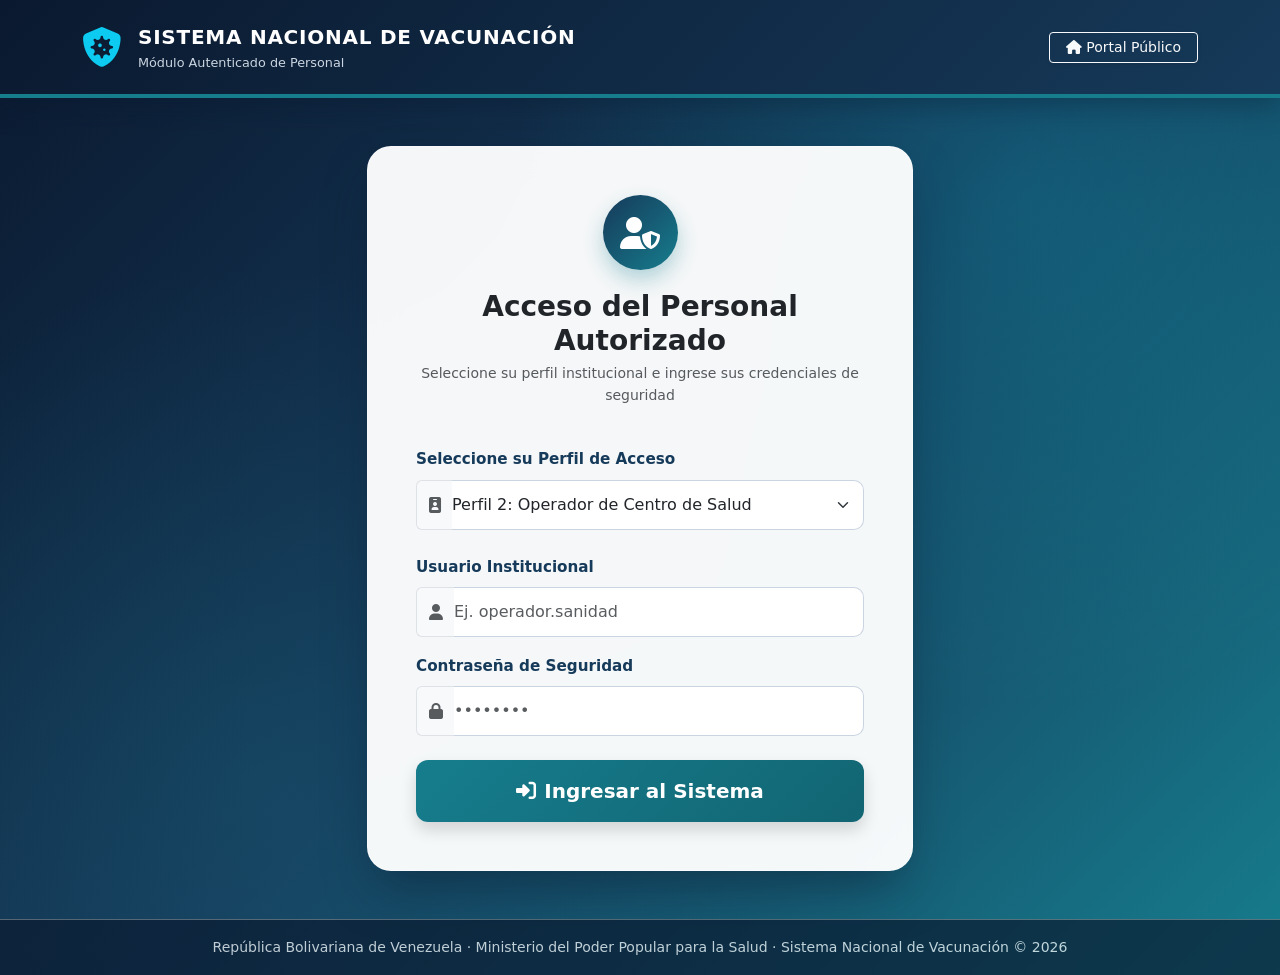
<file: login.html>
<!DOCTYPE html>
<html lang="es">
<head>
  <meta charset="UTF-8">
  <meta name="viewport" content="width=device-width, initial-scale=1.0">
  <title>Acceso del Personal · Sistema Nacional de Vacunación</title>
  <!-- Bootstrap 5 CSS -->
  <link href="https://cdn.jsdelivr.net/npm/bootstrap@5.3.2/dist/css/bootstrap.min.css" rel="stylesheet">
  <!-- FontAwesome Icons -->
  <link rel="stylesheet" href="https://cdnjs.cloudflare.com/ajax/libs/font-awesome/6.4.2/css/all.min.css">
  <!-- Estilos Globales -->
  <link rel="stylesheet" href="css/styles.css">
  <style>
    /* Estética Profesional y Fondo Inmersivo para el Login */
    body.login-body {
      background: linear-gradient(135deg, #0a192f 0%, #163a5a 50%, #167d8d 100%);
      min-height: 100vh;
      display: flex;
      flex-direction: column;
      justify-content: space-between;
      position: relative;
      overflow-x: hidden;
    }

    body.login-body::before {
      content: "";
      position: absolute;
      top: 0; left: 0; right: 0; bottom: 0;
      background: radial-gradient(circle at 80% 20%, rgba(0, 242, 254, 0.15) 0%, transparent 40%),
                  radial-gradient(circle at 20% 80%, rgba(22, 125, 141, 0.2) 0%, transparent 40%);
      pointer-events: none;
    }

    .card-login-pro {
      background: rgba(255, 255, 255, 0.96);
      backdrop-filter: blur(16px);
      border: 1px solid rgba(255, 255, 255, 0.3);
      border-radius: 24px;
      box-shadow: 0 25px 50px -12px rgba(10, 25, 47, 0.5);
      transition: all 0.4s ease;
      position: relative;
      z-index: 2;
    }

    .card-login-pro:hover {
      box-shadow: 0 30px 60px -12px rgba(22, 125, 141, 0.4);
      transform: translateY(-4px);
    }

    .login-icon-box {
      width: 75px;
      height: 75px;
      background: linear-gradient(135deg, var(--azul-gob), var(--turquesa));
      border-radius: 50%;
      display: flex;
      align-items: center;
      justify-content: center;
      color: white;
      box-shadow: 0 10px 20px rgba(22, 125, 141, 0.3);
      margin: 0 auto 1.25rem auto;
    }
  </style>
</head>
<body class="login-body">

  <!-- Navbar de Acceso -->
  <nav class="navbar navbar-dark navbar-institucional">
    <div class="container">
      <a class="navbar-brand d-flex align-items-center" href="index.html">
        <i class="fa-solid fa-shield-virus fa-2x me-3 text-info"></i>
        <div>
          <span class="brand-text">SISTEMA NACIONAL DE VACUNACIÓN</span>
          <small class="brand-subtext">Módulo Autenticado de Personal</small>
        </div>
      </a>
      <a href="index.html" class="btn btn-outline-light btn-sm px-3 shadow-sm">
        <i class="fa-solid fa-house me-1"></i>Portal Público
      </a>
    </div>
  </nav>

  <!-- Contenedor Principal del Formulario -->
  <main class="container my-5">
    <div class="row justify-content-center align-items-center">
      <div class="col-md-8 col-lg-6">
        <div class="card card-login-pro p-4 p-md-5">
          
          <div class="text-center mb-4">
            <div class="login-icon-box">
              <i class="fa-solid fa-user-shield fa-2x"></i>
            </div>
            <h3 class="fw-bold text-azul mb-1">Acceso del Personal Autorizado</h3>
            <p class="text-muted small">Seleccione su perfil institucional e ingrese sus credenciales de seguridad</p>
          </div>

          <form id="loginForm" onsubmit="event.preventDefault(); iniciarSesion();">
            <div class="mb-4">
              <label class="form-label fw-bold text-azul">Seleccione su Perfil de Acceso</label>
              <div class="input-group">
                <span class="input-group-text bg-light border-end-0"><i class="fa-solid fa-id-badge text-muted"></i></span>
                <select id="selectPerfil" class="form-select form-select-lg border-start-0 ps-0">
                  <option value="1">Perfil 1: Master / Administrador Global</option>
                  <option value="2" selected>Perfil 2: Operador de Centro de Salud</option>
                  <option value="3">Perfil 3: Subregión de Salud</option>
                </select>
              </div>
            </div>

            <div class="mb-3">
              <label class="form-label fw-bold text-azul">Usuario Institucional</label>
              <div class="input-group">
                <span class="input-group-text bg-light border-end-0"><i class="fa-solid fa-user text-muted"></i></span>
                <input type="text" id="inputUsuario" class="form-control form-control-lg border-start-0 ps-0" placeholder="Ej. operador.sanidad" required>
              </div>
            </div>

            <div class="mb-4">
              <label class="form-label fw-bold text-azul">Contraseña de Seguridad</label>
              <div class="input-group">
                <span class="input-group-text bg-light border-end-0"><i class="fa-solid fa-lock text-muted"></i></span>
                <input type="password" id="inputPassword" class="form-control form-control-lg border-start-0 ps-0" placeholder="••••••••" required>
              </div>
            </div>

            <div class="d-grid mt-4">
              <button type="submit" class="btn btn-turquesa py-3 fs-5 shadow">
                <i class="fa-solid fa-right-to-bracket me-2"></i>Ingresar al Sistema
              </button>
            </div>
          </form>

        </div>
      </div>
    </div>
  </main>

  <!-- Footer -->
  <footer class="py-3 text-center text-light opacity-75 small border-top border-secondary mt-auto" style="background-color: rgba(10, 25, 47, 0.9);">
    República Bolivariana de Venezuela · Ministerio del Poder Popular para la Salud · Sistema Nacional de Vacunación © 2026
  </footer>

  <!-- Script de Conexión de Perfiles -->
  <script>
    function iniciarSesion() {
      const perfil = document.getElementById('selectPerfil').value;
      const usuario = document.getElementById('inputUsuario').value;
      const password = document.getElementById('inputPassword').value;

      if (!usuario || !password) {
        alert('Por favor, complete todos los campos de acceso.');
        return;
      }

      // Redirección exacta según el perfil seleccionado
      if (perfil === '1') {
        window.location.href = 'admin/dashboard.html';
      } else if (perfil === '2') {
        window.location.href = 'centro_salud/registro_vacunas.html';
      } else if (perfil === '3') {
        window.location.href = 'subregion/procesar_solicitud.html';
      }
    }
  </script>
</body>
</html>
</file>
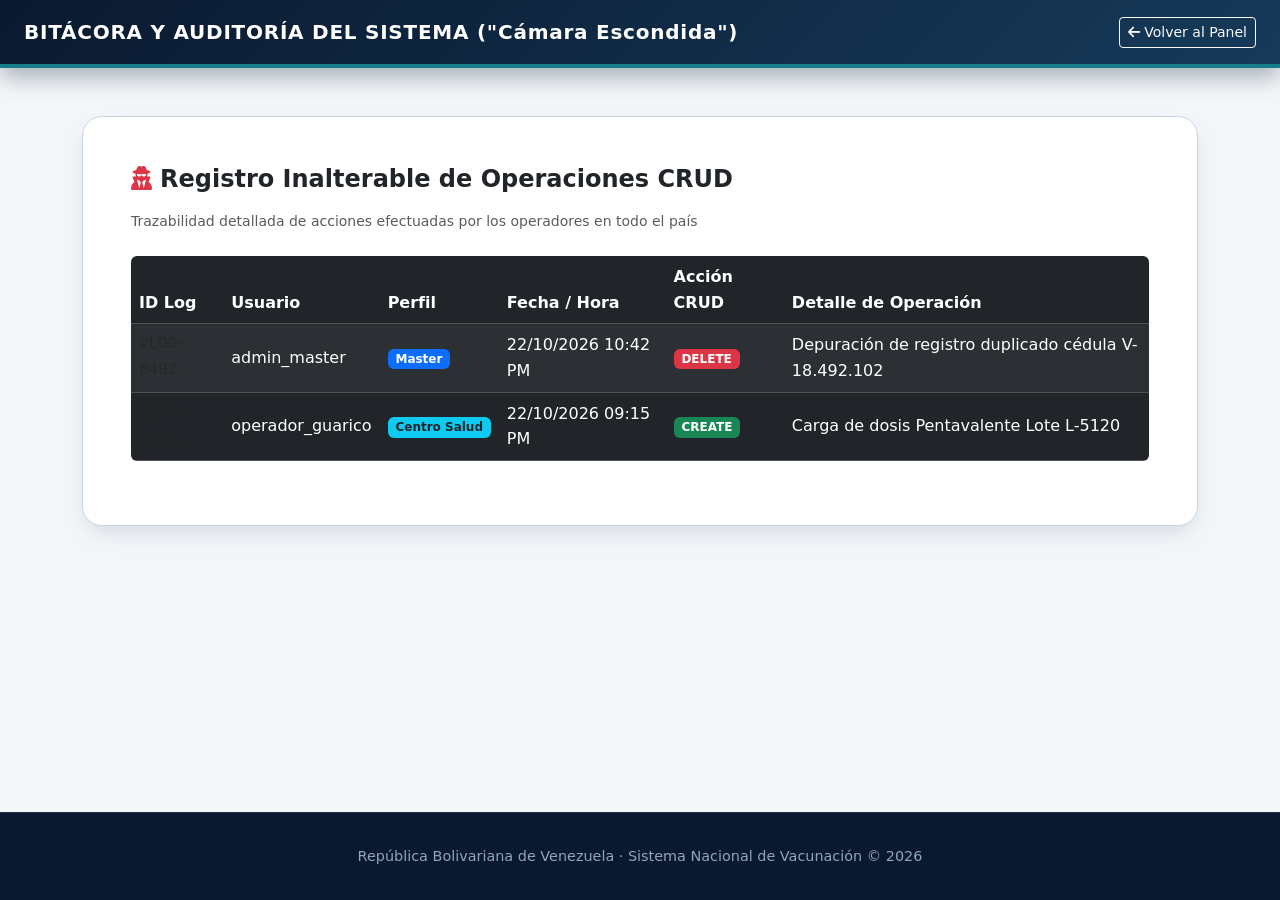
<file: admin/bitacora.html>
<!DOCTYPE html>
<html lang="es">
<head>
  <meta charset="UTF-8">
  <meta name="viewport" content="width=device-width, initial-scale=1.0">
  <title>Bitácora de Auditoría · Master</title>
  <link href="https://cdn.jsdelivr.net/npm/bootstrap@5.3.2/dist/css/bootstrap.min.css" rel="stylesheet">
  <link rel="stylesheet" href="https://cdnjs.cloudflare.com/ajax/libs/font-awesome/6.4.2/css/all.min.css">
  <link rel="stylesheet" href="../css/styles.css">
</head>
<body>
  <nav class="navbar navbar-dark navbar-institucional">
    <div class="container-fluid px-4">
      <span class="brand-text">BITÁCORA Y AUDITORÍA DEL SISTEMA ("Cámara Escondida")</span>
      <a href="dashboard.html" class="btn btn-outline-light btn-sm"><i class="fa-solid fa-arrow-left me-1"></i>Volver al Panel</a>
    </div>
  </nav>

  <main class="container my-5">
    <div class="card card-futurista p-4 p-md-5">
      <h4 class="fw-bold text-azul mb-3"><i class="fa-solid fa-user-secret text-danger me-2"></i>Registro Inalterable de Operaciones CRUD</h4>
      <p class="text-muted small mb-4">Trazabilidad detallada de acciones efectuadas por los operadores en todo el país</p>

      <div class="table-responsive">
        <table class="table table-dark table-striped align-middle rounded overflow-hidden">
          <thead>
            <tr class="text-info">
              <th>ID Log</th>
              <th>Usuario</th>
              <th>Perfil</th>
              <th>Fecha / Hora</th>
              <th>Acción CRUD</th>
              <th>Detalle de Operación</th>
            </tr>
          </thead>
          <tbody>
            <tr>
              <td class="font-monospace text-muted">#LOG-8492</td>
              <td>admin_master</td>
              <td><span class="badge bg-primary">Master</span></td>
              <td>22/10/2026 10:42 PM</td>
              <td><span class="badge bg-danger">DELETE</span></td>
              <td>Depuración de registro duplicado cédula V-18.492.102</td>
            </tr>
            <tr>
              <td class="font-monospace text-muted">#LOG-8491</td>
              <td>operador_guarico</td>
              <td><span class="badge bg-info text-dark">Centro Salud</span></td>
              <td>22/10/2026 09:15 PM</td>
              <td><span class="badge bg-success">CREATE</span></td>
              <td>Carga de dosis Pentavalente Lote L-5120</td>
            </tr>
          </tbody>
        </table>
      </div>
    </div>
  </main>

  <footer>República Bolivariana de Venezuela · Sistema Nacional de Vacunación © 2026</footer>
</body>
</html>
</file>
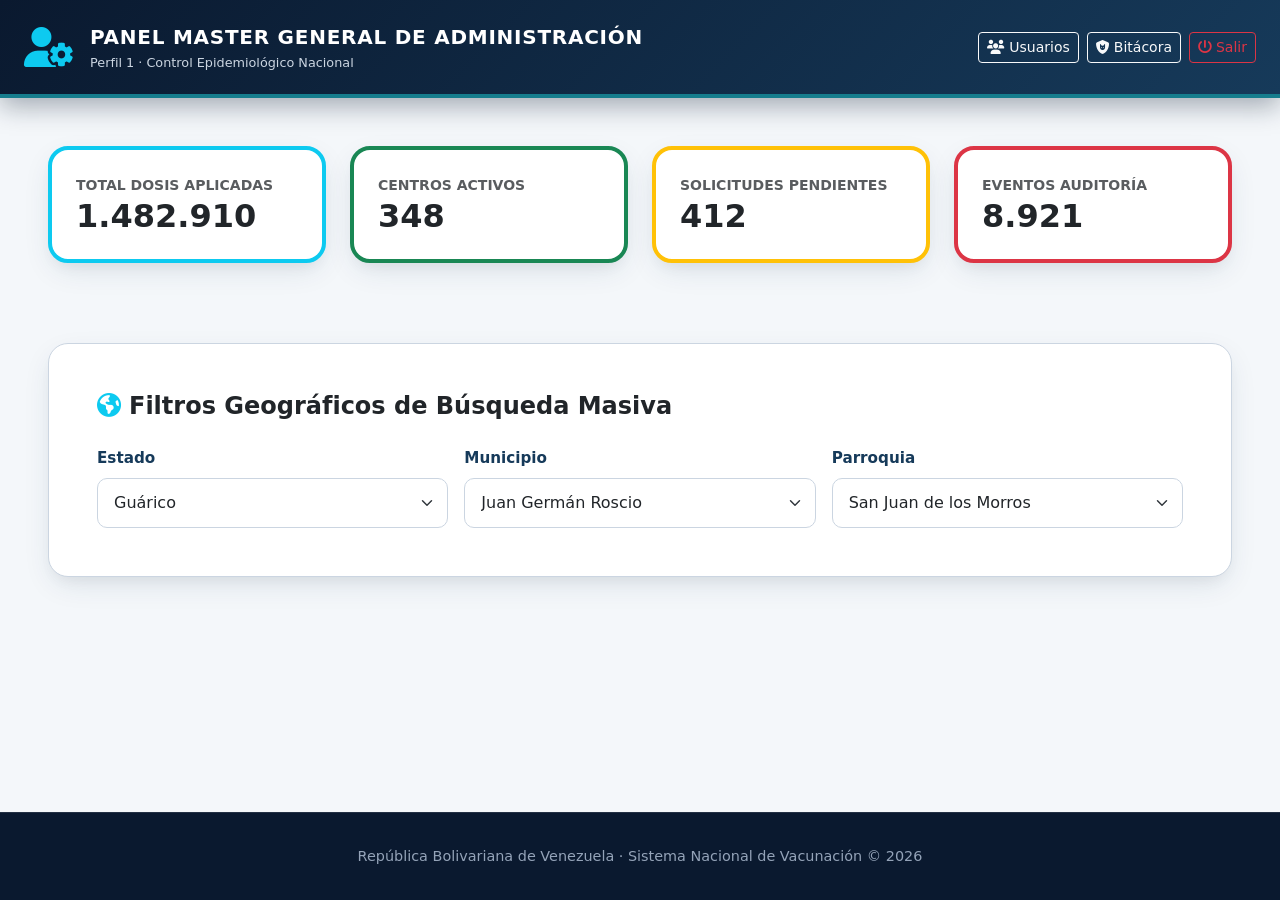
<file: admin/dashboard.html>
<!DOCTYPE html>
<html lang="es">
<head>
  <meta charset="UTF-8">
  <meta name="viewport" content="width=device-width, initial-scale=1.0">
  <title>Panel Master · Administración Nacional</title>
  <link href="https://cdn.jsdelivr.net/npm/bootstrap@5.3.2/dist/css/bootstrap.min.css" rel="stylesheet">
  <link rel="stylesheet" href="https://cdnjs.cloudflare.com/ajax/libs/font-awesome/6.4.2/css/all.min.css">
  <link rel="stylesheet" href="../css/styles.css">
</head>
<body>
  <nav class="navbar navbar-dark navbar-institucional">
    <div class="container-fluid px-4">
      <a class="navbar-brand d-flex align-items-center" href="#">
        <i class="fa-solid fa-user-gear fa-2x me-3 text-info"></i>
        <div>
          <span class="brand-text">PANEL MASTER GENERAL DE ADMINISTRACIÓN</span>
          <small class="brand-subtext">Perfil 1 · Control Epidemiológico Nacional</small>
        </div>
      </a>
      <div class="d-flex gap-2">
        <a href="gestion-usuarios.html" class="btn btn-outline-light btn-sm"><i class="fa-solid fa-users me-1"></i>Usuarios</a>
        <a href="bitacora.html" class="btn btn-outline-light btn-sm"><i class="fa-solid fa-shield-cat me-1"></i>Bitácora</a>
        <a href="../login.html" class="btn btn-outline-danger btn-sm"><i class="fa-solid fa-power-off me-1"></i>Salir</a>
      </div>
    </div>
  </nav>

  <main class="container-fluid px-lg-5 my-5">
    <div class="row g-4 mb-5">
      <div class="col-md-3">
        <div class="card card-futurista p-4 border-start border-4 border-info">
          <span class="text-muted small fw-bold text-uppercase">Total Dosis Aplicadas</span>
          <h2 class="fw-bold text-azul mb-0">1.482.910</h2>
        </div>
      </div>
      <div class="col-md-3">
        <div class="card card-futurista p-4 border-start border-4 border-success">
          <span class="text-muted small fw-bold text-uppercase">Centros Activos</span>
          <h2 class="fw-bold text-azul mb-0">348</h2>
        </div>
      </div>
      <div class="col-md-3">
        <div class="card card-futurista p-4 border-start border-4 border-warning">
          <span class="text-muted small fw-bold text-uppercase">Solicitudes Pendientes</span>
          <h2 class="fw-bold text-azul mb-0">412</h2>
        </div>
      </div>
      <div class="col-md-3">
        <div class="card card-futurista p-4 border-start border-4 border-danger">
          <span class="text-muted small fw-bold text-uppercase">Eventos Auditoría</span>
          <h2 class="fw-bold text-azul mb-0">8.921</h2>
        </div>
      </div>
    </div>

    <div class="card card-futurista p-4 p-md-5 mb-5">
      <h4 class="fw-bold text-azul mb-4"><i class="fa-solid fa-earth-americas text-info me-2"></i>Filtros Geográficos de Búsqueda Masiva</h4>
      <div class="row g-3">
        <div class="col-md-4">
          <label class="form-label">Estado</label>
          <select class="form-select">
            <option selected>Guárico</option>
            <option>Miranda</option><option>Zulia</option><option>Distrito Capital</option>
          </select>
        </div>
        <div class="col-md-4">
          <label class="form-label">Municipio</label>
          <select class="form-select"><option selected>Juan Germán Roscio</option></select>
        </div>
        <div class="col-md-4">
          <label class="form-label">Parroquia</label>
          <select class="form-select"><option selected>San Juan de los Morros</option></select>
        </div>
      </div>
    </div>
  </main>

  <footer>República Bolivariana de Venezuela · Sistema Nacional de Vacunación © 2026</footer>
</body>
</html>
</file>
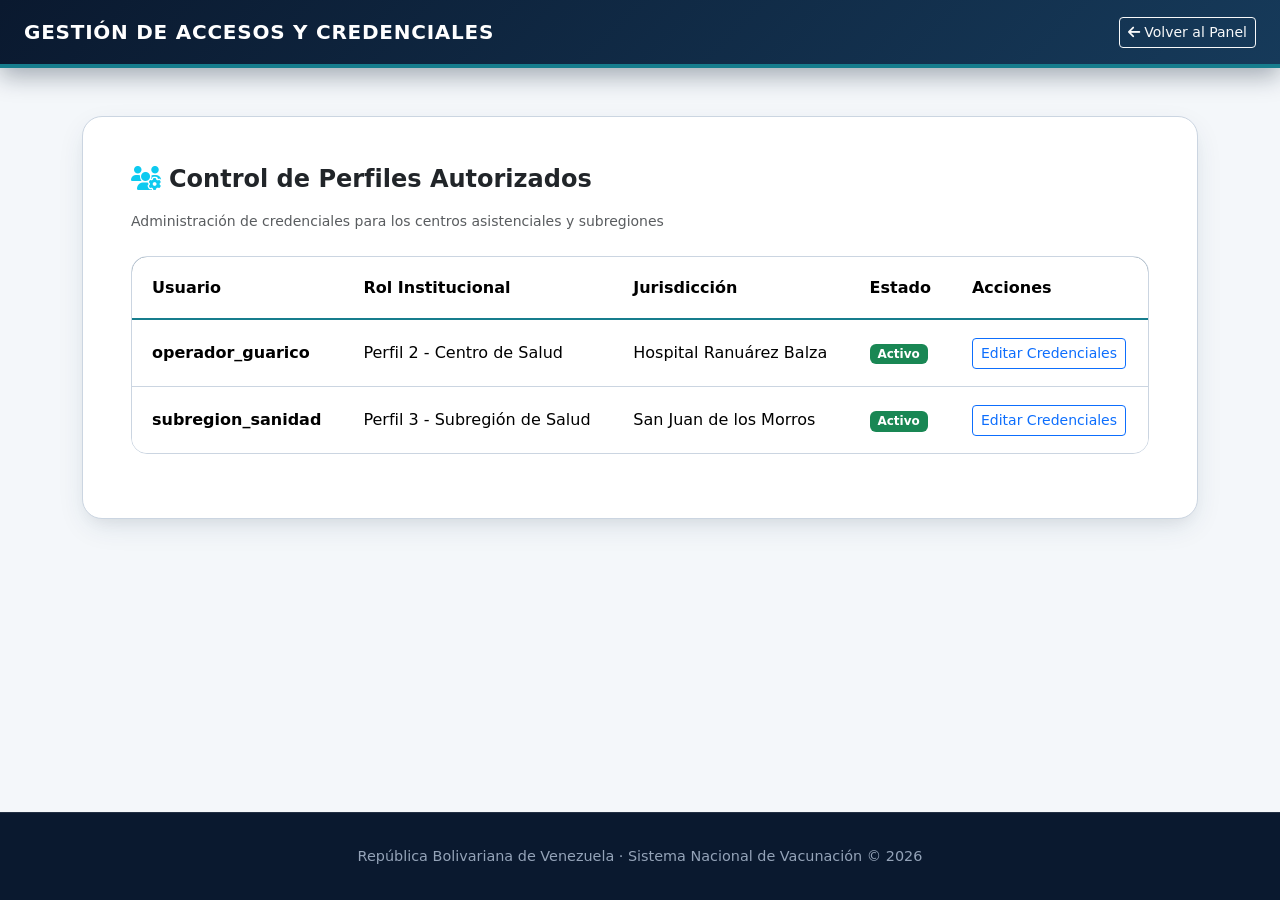
<file: admin/gestion-usuarios.html>
<!DOCTYPE html>
<html lang="es">
<head>
  <meta charset="UTF-8">
  <meta name="viewport" content="width=device-width, initial-scale=1.0">
  <title>Gestión de Usuarios · Master</title>
  <link href="https://cdn.jsdelivr.net/npm/bootstrap@5.3.2/dist/css/bootstrap.min.css" rel="stylesheet">
  <link rel="stylesheet" href="https://cdnjs.cloudflare.com/ajax/libs/font-awesome/6.4.2/css/all.min.css">
  <link rel="stylesheet" href="../css/styles.css">
</head>
<body>
  <nav class="navbar navbar-dark navbar-institucional">
    <div class="container-fluid px-4">
      <span class="brand-text">GESTIÓN DE ACCESOS Y CREDENCIALES</span>
      <a href="dashboard.html" class="btn btn-outline-light btn-sm"><i class="fa-solid fa-arrow-left me-1"></i>Volver al Panel</a>
    </div>
  </nav>

  <main class="container my-5">
    <div class="card card-futurista p-4 p-md-5">
      <h4 class="fw-bold text-azul mb-3"><i class="fa-solid fa-users-gear text-info me-2"></i>Control de Perfiles Autorizados</h4>
      <p class="text-muted small mb-4">Administración de credenciales para los centros asistenciales y subregiones</p>

      <div class="table-responsive">
        <table class="table table-custom align-middle">
          <thead>
            <tr>
              <th>Usuario</th>
              <th>Rol Institucional</th>
              <th>Jurisdicción</th>
              <th>Estado</th>
              <th>Acciones</th>
            </tr>
          </thead>
          <tbody>
            <tr>
              <td><strong>operador_guarico</strong></td>
              <td>Perfil 2 - Centro de Salud</td>
              <td>Hospital Ranuárez Balza</td>
              <td><span class="badge bg-success">Activo</span></td>
              <td><button class="btn btn-sm btn-outline-primary">Editar Credenciales</button></td>
            </tr>
            <tr>
              <td><strong>subregion_sanidad</strong></td>
              <td>Perfil 3 - Subregión de Salud</td>
              <td>San Juan de los Morros</td>
              <td><span class="badge bg-success">Activo</span></td>
              <td><button class="btn btn-sm btn-outline-primary">Editar Credenciales</button></td>
            </tr>
          </tbody>
        </table>
      </div>
    </div>
  </main>

  <footer>República Bolivariana de Venezuela · Sistema Nacional de Vacunación © 2026</footer>
</body>
</html>
</file>
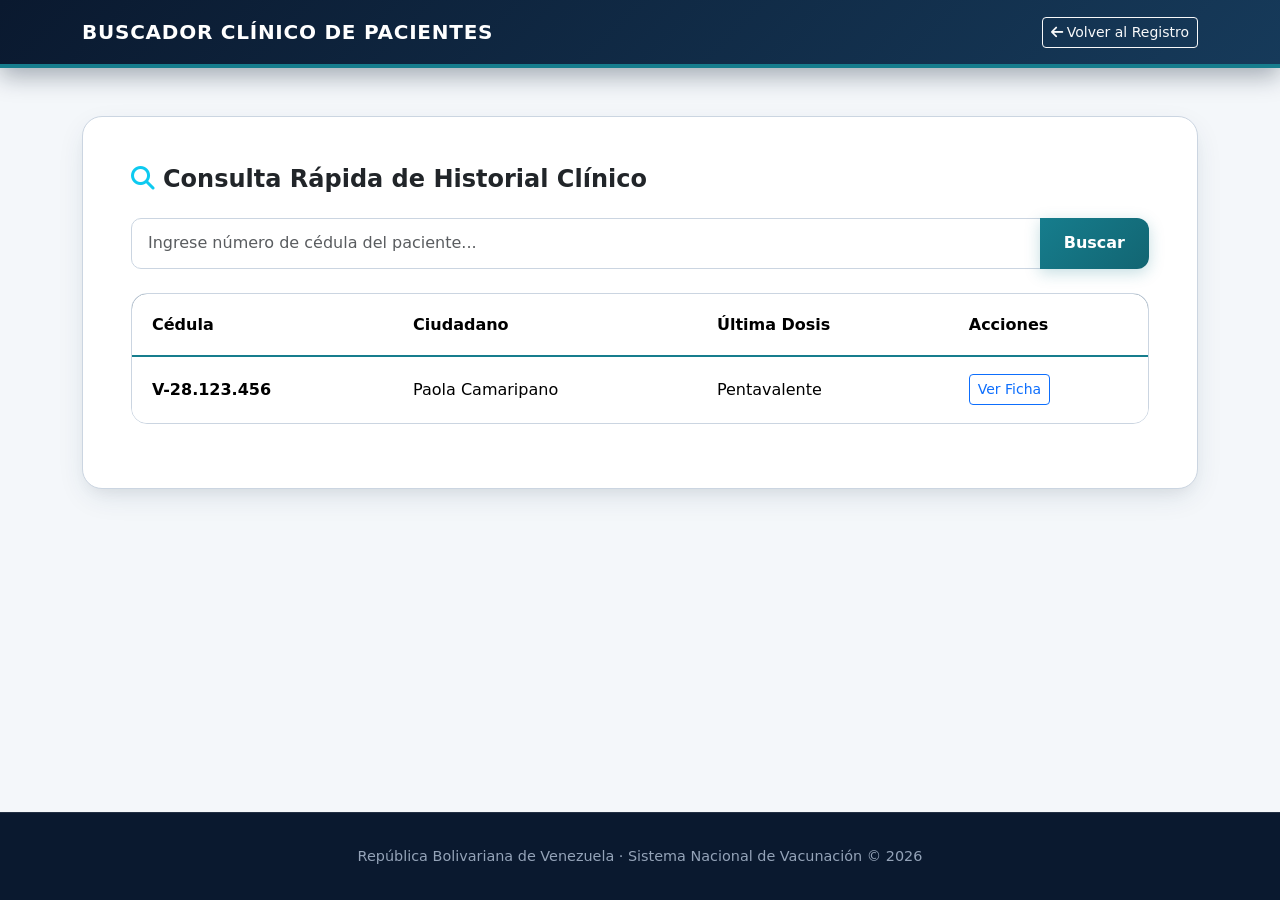
<file: centro_salud/buscar_personas.html>
<!DOCTYPE html>
<html lang="es">
<head>
  <meta charset="UTF-8">
  <meta name="viewport" content="width=device-width, initial-scale=1.0">
  <title>Buscador Clínico · Centro de Salud</title>
  <link href="https://cdn.jsdelivr.net/npm/bootstrap@5.3.2/dist/css/bootstrap.min.css" rel="stylesheet">
  <link rel="stylesheet" href="https://cdnjs.cloudflare.com/ajax/libs/font-awesome/6.4.2/css/all.min.css">
  <link rel="stylesheet" href="../css/styles.css">
</head>
<body>
  <nav class="navbar navbar-dark navbar-institucional">
    <div class="container">
      <span class="brand-text">BUSCADOR CLÍNICO DE PACIENTES</span>
      <a href="registro_vacunas.html" class="btn btn-outline-light btn-sm"><i class="fa-solid fa-arrow-left me-1"></i>Volver al Registro</a>
    </div>
  </nav>

  <main class="container my-5">
    <div class="card card-futurista p-4 p-md-5">
      <h4 class="fw-bold text-azul mb-4"><i class="fa-solid fa-magnifying-glass text-info me-2"></i>Consulta Rápida de Historial Clínico</h4>
      <div class="input-group mb-4">
        <input type="text" class="form-control form-control-lg" placeholder="Ingrese número de cédula del paciente...">
        <button class="btn btn-turquesa px-4" type="button">Buscar</button>
      </div>
      <div class="table-responsive">
        <table class="table table-custom align-middle">
          <thead><tr><th>Cédula</th><th>Ciudadano</th><th>Última Dosis</th><th>Acciones</th></tr></thead>
          <tbody><tr><td><strong>V-28.123.456</strong></td><td>Paola Camaripano</td><td>Pentavalente</td><td><button class="btn btn-sm btn-outline-primary">Ver Ficha</button></td></tr></tbody>
        </table>
      </div>
    </div>
  </main>

  <footer>República Bolivariana de Venezuela · Sistema Nacional de Vacunación © 2026</footer>
</body>
</html>
</file>
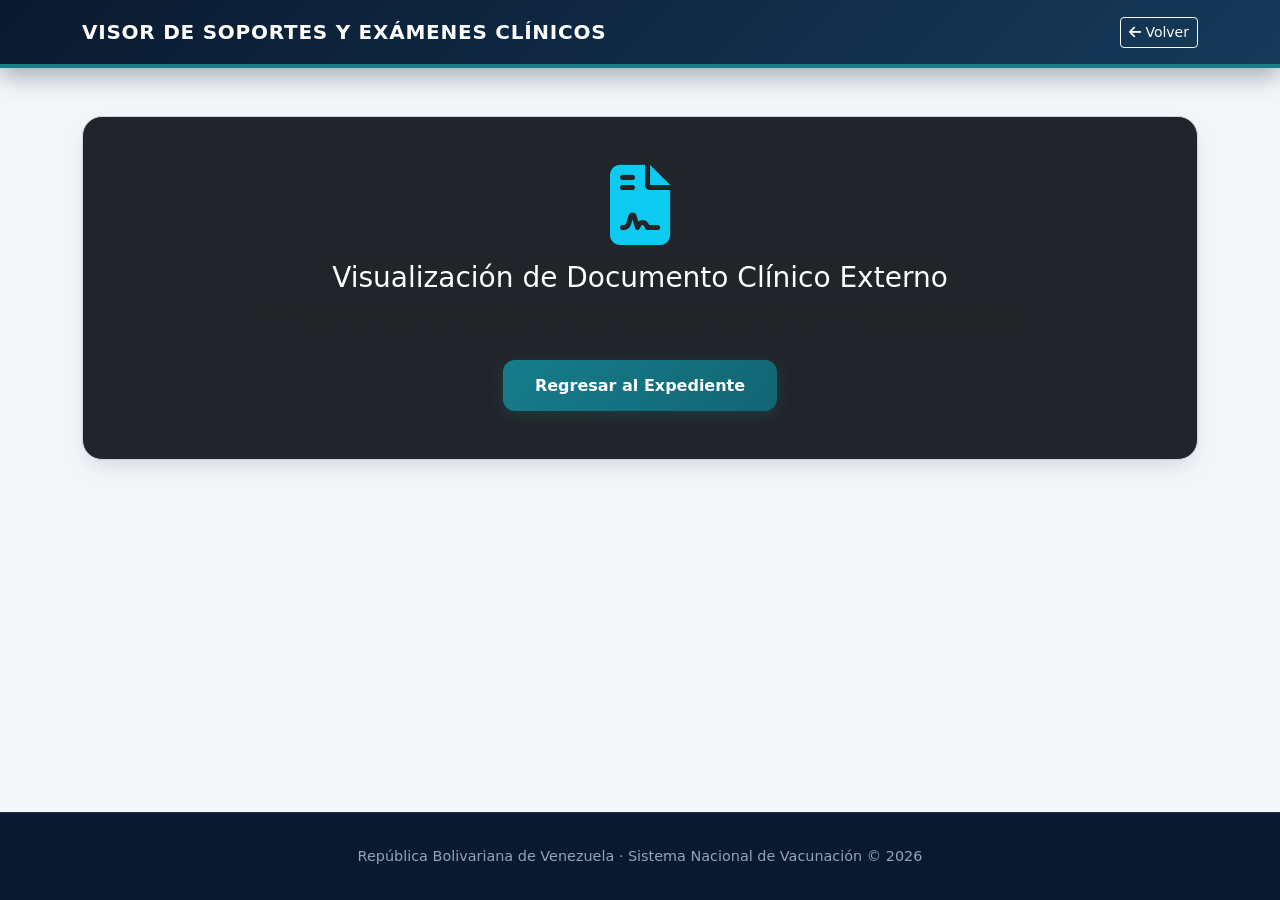
<file: subregion/examenes_salud.html>
<!DOCTYPE html>
<html lang="es">
<head>
  <meta charset="UTF-8">
  <meta name="viewport" content="width=device-width, initial-scale=1.0">
  <title>Visor de Exámenes · Subregión</title>
  <link href="https://cdn.jsdelivr.net/npm/bootstrap@5.3.2/dist/css/bootstrap.min.css" rel="stylesheet">
  <link rel="stylesheet" href="https://cdnjs.cloudflare.com/ajax/libs/font-awesome/6.4.2/css/all.min.css">
  <link rel="stylesheet" href="../css/styles.css">
</head>
<body>
  <nav class="navbar navbar-dark navbar-institucional">
    <div class="container">
      <span class="brand-text">VISOR DE SOPORTES Y EXÁMENES CLÍNICOS</span>
      <a href="procesar_solicitud.html" class="btn btn-outline-light btn-sm"><i class="fa-solid fa-arrow-left me-1"></i>Volver</a>
    </div>
  </nav>

  <main class="container my-5 text-center">
    <div class="card card-futurista p-5 bg-dark text-white">
      <i class="fa-solid fa-file-contract fa-5x text-info mb-3"></i>
      <h3>Visualización de Documento Clínico Externo</h3>
      <p class="text-muted">Certificado de anticuerpos verificado digitalmente para el expediente de la Subregión de Salud.</p>
      <div class="mt-3">
        <a href="procesar_solicitud.html" class="btn btn-turquesa">Regresar al Expediente</a>
      </div>
    </div>
  </main>

  <footer>República Bolivariana de Venezuela · Sistema Nacional de Vacunación © 2026</footer>
</body>
</html>
</file>
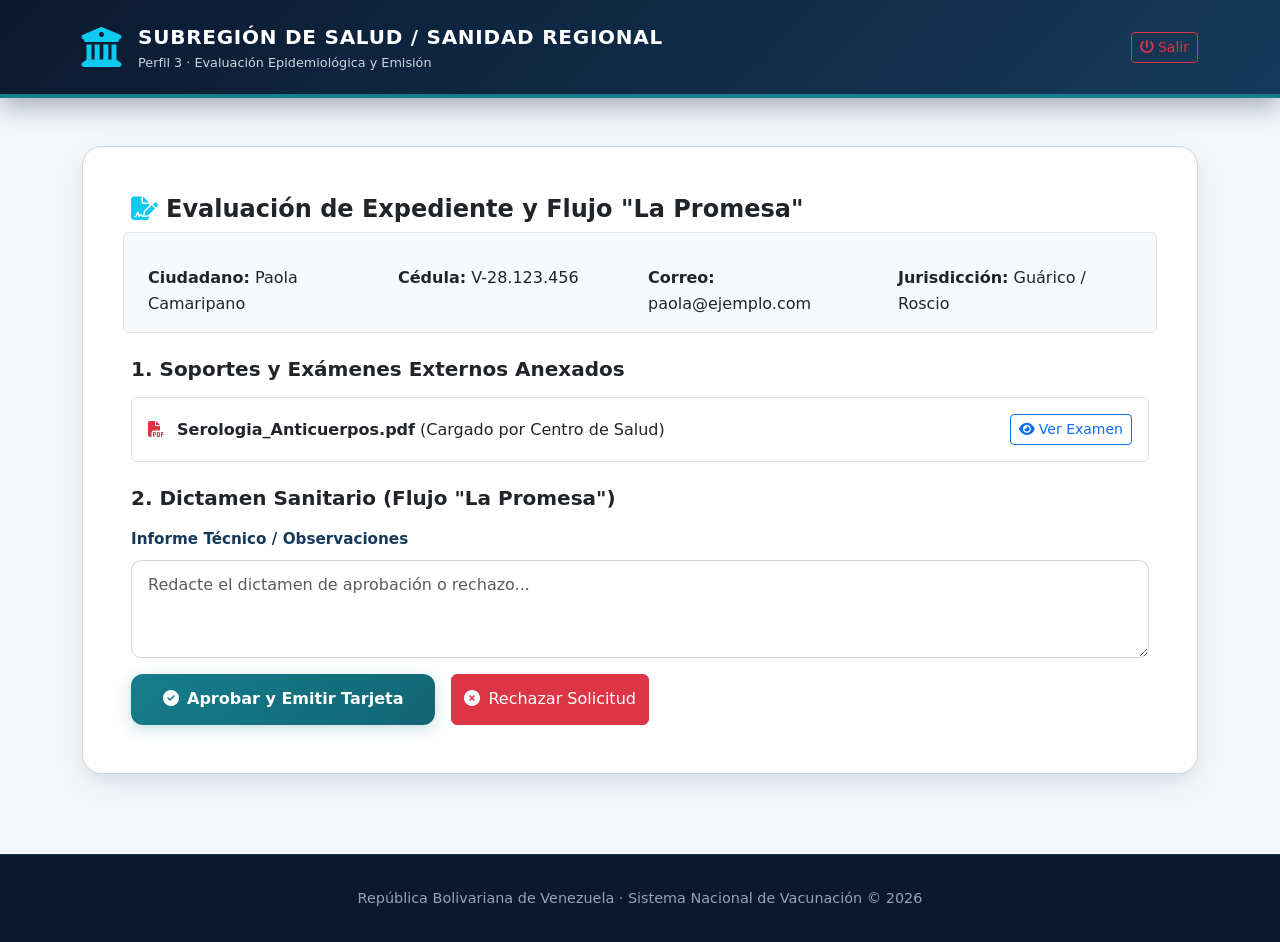
<file: subregion/procesar_solicitud.html>
<!DOCTYPE html>
<html lang="es">
<head>
  <meta charset="UTF-8">
  <meta name="viewport" content="width=device-width, initial-scale=1.0">
  <title>Subregión de Salud · Certificación</title>
  <link href="https://cdn.jsdelivr.net/npm/bootstrap@5.3.2/dist/css/bootstrap.min.css" rel="stylesheet">
  <link rel="stylesheet" href="https://cdnjs.cloudflare.com/ajax/libs/font-awesome/6.4.2/css/all.min.css">
  <link rel="stylesheet" href="../css/styles.css">
</head>
<body>
  <nav class="navbar navbar-dark navbar-institucional">
    <div class="container">
      <a class="navbar-brand d-flex align-items-center" href="#">
        <i class="fa-solid fa-building-columns fa-2x me-3 text-info"></i>
        <div>
          <span class="brand-text">SUBREGIÓN DE SALUD / SANIDAD REGIONAL</span>
          <small class="brand-subtext">Perfil 3 · Evaluación Epidemiológica y Emisión</small>
        </div>
      </a>
      <a href="../login.html" class="btn btn-outline-danger btn-sm"><i class="fa-solid fa-power-off me-1"></i>Salir</a>
    </div>
  </nav>

  <main class="container my-5">
    <div class="card card-futurista p-4 p-md-5">
      <h4 class="fw-bold text-azul mb-4"><i class="fa-solid fa-file-signature text-info me-2"></i>Evaluación de Expediente y Flujo "La Promesa"</h4>

      <div class="row g-3 mb-4 bg-light p-3 rounded border">
        <div class="col-md-3"><strong>Ciudadano:</strong> Paola Camaripano</div>
        <div class="col-md-3"><strong>Cédula:</strong> V-28.123.456</div>
        <div class="col-md-3"><strong>Correo:</strong> paola@ejemplo.com</div>
        <div class="col-md-3"><strong>Jurisdicción:</strong> Guárico / Roscio</div>
      </div>

      <h5 class="fw-bold text-azul mb-3">1. Soportes y Exámenes Externos Anexados</h5>
      <div class="p-3 bg-white border rounded mb-4 d-flex justify-content-between align-items-center">
        <span><i class="fa-solid fa-file-pdf text-danger me-2"></i> <strong>Serologia_Anticuerpos.pdf</strong> (Cargado por Centro de Salud)</span>
        <a href="examenes_salud.html" class="btn btn-sm btn-outline-primary"><i class="fa-solid fa-eye me-1"></i>Ver Examen</a>
      </div>

      <h5 class="fw-bold text-azul mb-3">2. Dictamen Sanitario (Flujo "La Promesa")</h5>
      <form>
        <div class="mb-3">
          <label class="form-label">Informe Técnico / Observaciones</label>
          <textarea class="form-control" rows="3" placeholder="Redacte el dictamen de aprobación o rechazo..."></textarea>
        </div>
        <div class="d-flex gap-3">
          <button type="button" class="btn btn-turquesa" onclick="alert('¡Promesa Aprobada! Tarjeta digital certificada y enviada al correo.')">
            <i class="fa-solid fa-circle-check me-2"></i>Aprobar y Emitir Tarjeta
          </button>
          <button type="button" class="btn btn-danger" onclick="alert('Solicitud rechazada. Informe de faltantes enviado al correo.')">
            <i class="fa-solid fa-circle-xmark me-2"></i>Rechazar Solicitud
          </button>
        </div>
      </form>
    </div>
  </main>

  <footer>República Bolivariana de Venezuela · Sistema Nacional de Vacunación © 2026</footer>
</body>
</html>
</file>
<file: css/styles.css>
/* ==========================================================================
   SISTEMA NACIONAL DE VACUNACIÓN · MPPS / MPPEU
   Estética Gubernamental Futurista, Modular e Interactiva (UI/UX Elite)
   ========================================================================== */

:root {
  --azul-gob: #163a5a;
  --azul-profundo: #0a192f;
  --azul-marino: #1e3a8a;
  --turquesa: #167d8d;
  --turquesa-ciber: #00f2fe;
  --verde-exito: #10b981;
  --verde-hover: #059669;
  --rojo-alerta: #ef4444;
  --rojo-hover: #dc2626;
  --amarillo-alerta: #f59e0b;
  --gris-fondo: #f4f7fa;
  --gris-tarjeta: #ffffff;
  --tinta-oscura: #0f172a;
  --gris-subtexto: #64748b;
  --linea-borde: #cbd5e1;

  /* Sombras Profundas y Efectos Glow */
  --sombra-card: 0 10px 30px -5px rgba(22, 58, 90, 0.12), 0 8px 15px -6px rgba(0, 0, 0, 0.06);
  --sombra-hover: 0 20px 40px -10px rgba(22, 125, 141, 0.28);
  --sombra-glow: 0 0 25px rgba(22, 125, 141, 0.35);
  --glow-ciber: 0 0 30px rgba(0, 242, 254, 0.45);
}

/* Reset y Tipografía Base */
* {
  box-sizing: border-box;
  margin: 0;
  padding: 0;
}

body {
  font-family: 'Segoe UI', system-ui, -apple-system, BlinkMacSystemFont, Roboto, sans-serif;
  background-color: var(--gris-fondo);
  color: var(--tinta-oscura);
  line-height: 1.6;
  min-height: 100vh;
  display: flex;
  flex-direction: column;
}

#root {
  display: flex;
  flex-direction: column;
  min-height: 100vh;
}

/* Header & Navbar Institucional */
.navbar-institucional {
  background: linear-gradient(135deg, var(--azul-profundo) 0%, var(--azul-gob) 100%) !important;
  border-bottom: 4px solid var(--turquesa);
  box-shadow: 0 8px 25px rgba(10, 25, 47, 0.35);
  padding-top: 1rem;
  padding-bottom: 1rem;
  transition: all 0.3s ease;
}

.brand-text {
  color: #ffffff !important;
  font-weight: 800;
  letter-spacing: 0.75px;
  font-size: 1.25rem;
}

.brand-subtext {
  color: #cbd5e1 !important;
  font-size: 0.8rem;
  display: block;
  font-weight: 400;
}

/* Contenedores y Tarjetas Elevadas */
.card-futurista {
  background: var(--gris-tarjeta);
  border: 1px solid var(--linea-borde);
  border-radius: 20px;
  box-shadow: var(--sombra-card);
  transition: all 0.35s cubic-bezier(0.4, 0, 0.2, 1);
  position: relative;
  overflow: hidden;
  margin-bottom: 2rem;
}

.card-futurista:hover {
  box-shadow: var(--sombra-hover);
  border-color: var(--turquesa);
  transform: translateY(-3px);
}

.card-header-gob {
  background: linear-gradient(135deg, var(--azul-gob), var(--turquesa));
  color: #ffffff;
  padding: 1.5rem 2rem;
  font-weight: 700;
  border-bottom: none;
  border-top-left-radius: 19px !important;
  border-top-right-radius: 19px !important;
}

/* Banner Landing Hero */
.hero-landing {
  background: linear-gradient(135deg, rgba(10, 25, 47, 0.95), rgba(22, 58, 90, 0.92)), url('https://images.unsplash.com/photo-1584515979956-d9f6e5d09982?auto=format&fit=crop&w=1600&q=80');
  background-size: cover;
  background-position: center;
  color: white;
  padding: 80px 0;
  border-bottom-left-radius: 40px;
  border-bottom-right-radius: 40px;
  margin-bottom: 50px;
  box-shadow: 0 15px 35px rgba(10, 25, 47, 0.35);
}

.metric-card {
  background: rgba(255, 255, 255, 0.08);
  backdrop-filter: blur(14px);
  border: 1px solid rgba(255, 255, 255, 0.2);
  border-radius: 18px;
  padding: 24px;
  text-align: center;
  transition: all 0.3s ease;
}

.metric-card:hover {
  background: rgba(255, 255, 255, 0.15);
  border-color: var(--turquesa-ciber);
  box-shadow: var(--glow-ciber);
}

/* Carnet Digital Biométrico de Vacunación */
.carnet-vacunacion {
  background: linear-gradient(135deg, #ffffff 0%, #f8fafc 100%);
  border: 2px solid var(--turquesa);
  border-radius: 24px;
  position: relative;
  overflow: hidden;
  box-shadow: var(--sombra-card);
  padding: 2.5rem;
}

.carnet-vacunacion::before {
  content: "OFICIAL MPPS";
  position: absolute;
  top: 24px;
  right: -35px;
  background: var(--turquesa);
  color: white;
  font-size: 0.65rem;
  font-weight: 800;
  padding: 6px 45px;
  transform: rotate(45deg);
  letter-spacing: 2px;
  box-shadow: var(--sombra-glow);
}

.qr-placeholder {
  width: 120px;
  height: 120px;
  background: #0f172a;
  border: 4px solid white;
  box-shadow: 0 8px 20px rgba(0,0,0,0.15);
  border-radius: 14px;
  display: flex;
  align-items: center;
  justify-content: center;
  color: white;
}

/* Botones Modernos Institucionales */
.btn-turquesa {
  background: linear-gradient(135deg, var(--turquesa), #126572) !important;
  color: white !important;
  font-weight: 700;
  border-radius: 12px;
  padding: 0.85rem 2rem;
  border: none;
  transition: all 0.3s ease;
  box-shadow: 0 4px 15px rgba(22, 125, 141, 0.25);
}

.btn-turquesa:hover {
  box-shadow: var(--sombra-glow);
  transform: translateY(-2px);
  opacity: 0.95;
}

.btn-gob {
  background-color: var(--azul-gob) !important;
  color: white !important;
  font-weight: 700;
  border-radius: 12px;
  padding: 0.85rem 2rem;
  border: none;
  transition: all 0.3s ease;
}

.btn-gob:hover {
  background-color: var(--azul-profundo) !important;
  transform: translateY(-2px);
}

/* Navegación Modular por Pestañas (Tabs UI) */
.nav-pills-gob .nav-link {
  color: var(--azul-gob) !important;
  font-weight: 700;
  border-radius: 14px;
  padding: 14px 24px;
  transition: all 0.3s ease;
  background-color: #ffffff;
  border: 1px solid var(--linea-borde);
  margin-right: 10px;
}

.nav-pills-gob .nav-link:hover {
  background-color: rgba(22, 125, 141, 0.08);
  color: var(--turquesa) !important;
}

.nav-pills-gob .nav-link.active {
  background: linear-gradient(135deg, var(--azul-gob), var(--turquesa)) !important;
  color: white !important;
  border-color: var(--turquesa);
  box-shadow: var(--sombra-glow);
}

/* Formularios Institucionales */
.form-label {
  color: var(--azul-gob);
  font-weight: 700;
  font-size: 0.95rem;
  margin-bottom: 0.5rem;
}

.form-control, .form-select {
  border: 1px solid var(--linea-borde);
  border-radius: 10px;
  padding: 0.75rem 1rem;
  font-size: 1rem;
  transition: all 0.2s ease;
  background-color: #ffffff;
}

.form-control:focus, .form-select:focus {
  border-color: var(--turquesa);
  box-shadow: 0 0 0 4px rgba(22, 125, 141, 0.2);
  outline: none;
}

/* Tablas Personalizadas */
.table-custom {
  border-radius: 16px;
  overflow: hidden;
  border-collapse: separate;
  border-spacing: 0;
  border: 1px solid var(--linea-borde);
  width: 100%;
}

.table-custom thead {
  background-color: var(--azul-gob);
  color: white;
}

.table-custom th {
  padding: 1.1rem 1.25rem;
  font-weight: 700;
  border-bottom: 2px solid var(--turquesa);
}

.table-custom td {
  padding: 1.1rem 1.25rem;
  border-bottom: 1px solid var(--linea-borde);
}

.table-custom tr:last-child td {
  border-bottom: none;
}

.table-custom tr:hover td {
  background-color: rgba(244, 247, 250, 0.8);
}

/* Badges y Detección de Estatus */
.badge-vigente {
  background-color: #d1fae5;
  color: #065f46;
  font-weight: 700;
  padding: 8px 16px;
  border-radius: 30px;
  font-size: 0.85rem;
}

.badge-pendiente {
  background-color: #fee2e2;
  color: #991b1b;
  font-weight: 700;
  padding: 8px 16px;
  border-radius: 30px;
  font-size: 0.85rem;
}

/* Footer Institucional */
footer {
  background-color: #0a192f;
  color: #94a3b8;
  text-align: center;
  padding: 2rem;
  margin-top: auto;
  border-top: 1px solid rgba(255, 255, 255, 0.1);
  font-size: 0.9rem;
}
</file>
